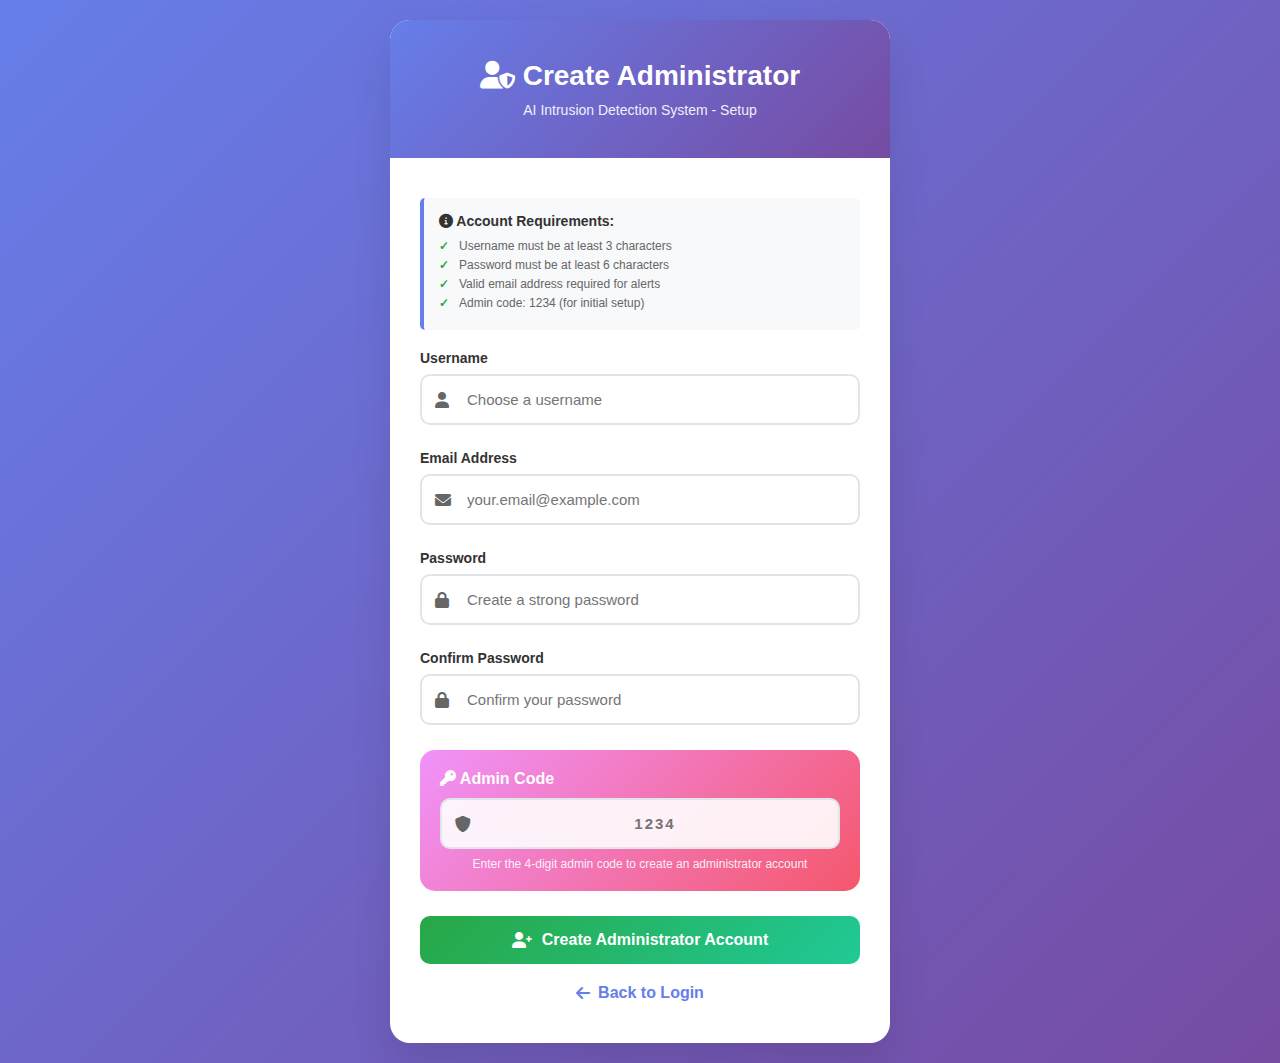
<file: templates/create-user.html>
<!DOCTYPE html>
<html lang="en">
<head>
    <meta charset="UTF-8">
    <meta name="viewport" content="width=device-width, initial-scale=1.0">
    <title>Create Administrator - AI-IDS</title>
    <link rel="stylesheet" href="https://cdnjs.cloudflare.com/ajax/libs/font-awesome/6.0.0/css/all.min.css">
    <style>
        * {
            margin: 0;
            padding: 0;
            box-sizing: border-box;
        }

        body {
            font-family: 'Segoe UI', Tahoma, Geneva, Verdana, sans-serif;
            background: linear-gradient(135deg, #667eea 0%, #764ba2 100%);
            min-height: 100vh;
            display: flex;
            align-items: center;
            justify-content: center;
        }

        .container {
            background: white;
            border-radius: 20px;
            box-shadow: 0 20px 40px rgba(0, 0, 0, 0.1);
            overflow: hidden;
            width: 100%;
            max-width: 500px;
            margin: 20px;
        }

        .header {
            background: linear-gradient(135deg, #667eea 0%, #764ba2 100%);
            color: white;
            padding: 40px 30px;
            text-align: center;
        }

        .header h1 {
            font-size: 28px;
            margin-bottom: 10px;
            font-weight: 700;
        }

        .header p {
            opacity: 0.9;
            font-size: 14px;
        }

        .create-user-body {
            padding: 40px 30px;
        }

        .form-group {
            margin-bottom: 25px;
        }

        .form-group label {
            display: block;
            margin-bottom: 8px;
            font-weight: 600;
            color: #333;
            font-size: 14px;
        }

        .input-icon {
            position: relative;
        }

        .input-icon i {
            position: absolute;
            left: 15px;
            top: 50%;
            transform: translateY(-50%);
            color: #666;
        }

        .input-icon input {
            padding-left: 45px;
            width: 100%;
            padding: 15px 15px 15px 45px;
            border: 2px solid #e1e5e9;
            border-radius: 10px;
            font-size: 15px;
            transition: all 0.3s ease;
        }

        .input-icon input:focus {
            outline: none;
            border-color: #667eea;
            box-shadow: 0 0 0 3px rgba(102, 126, 234, 0.1);
        }

        .admin-code-group {
            background: linear-gradient(135deg, #f093fb 0%, #f5576c 100%);
            border-radius: 15px;
            padding: 20px;
            margin-bottom: 25px;
        }

        .admin-code-group label {
            color: white;
            font-weight: 700;
            margin-bottom: 10px;
            display: block;
        }

        .admin-code-input {
            background: rgba(255, 255, 255, 0.9);
            border: 2px solid rgba(255, 255, 255, 0.3);
            color: #333;
            font-size: 18px;
            font-weight: 700;
            text-align: center;
            letter-spacing: 2px;
        }

        .admin-code-hint {
            color: rgba(255, 255, 255, 0.9);
            font-size: 12px;
            margin-top: 8px;
            text-align: center;
        }

        .create-btn {
            width: 100%;
            padding: 15px;
            background: linear-gradient(135deg, #28a745, #20c997);
            color: white;
            border: none;
            border-radius: 10px;
            font-size: 16px;
            font-weight: 600;
            cursor: pointer;
            transition: all 0.3s ease;
            display: flex;
            align-items: center;
            justify-content: center;
            gap: 10px;
        }

        .create-btn:hover {
            transform: translateY(-2px);
            box-shadow: 0 10px 25px rgba(40, 167, 69, 0.3);
        }

        .create-btn:disabled {
            opacity: 0.6;
            cursor: not-allowed;
            transform: none;
        }

        .error-message {
            background: linear-gradient(135deg, #ff6b6b, #ee5a6f);
            color: white;
            padding: 15px;
            border-radius: 10px;
            margin-bottom: 20px;
            display: none;
            align-items: center;
            gap: 10px;
        }

        .success-message {
            background: linear-gradient(135deg, #51cf66, #37b24d);
            color: white;
            padding: 15px;
            border-radius: 10px;
            margin-bottom: 20px;
            display: none;
            align-items: center;
            gap: 10px;
        }

        .back-to-login {
            text-align: center;
            margin-top: 20px;
        }

        .back-to-login a {
            color: #667eea;
            text-decoration: none;
            font-weight: 600;
            display: inline-flex;
            align-items: center;
            gap: 8px;
            transition: color 0.3s ease;
        }

        .back-to-login a:hover {
            color: #5a67d8;
        }

        .requirements {
            background: #f8f9fa;
            border-left: 4px solid #667eea;
            padding: 15px;
            margin-bottom: 20px;
            border-radius: 5px;
        }

        .requirements h4 {
            color: #333;
            margin-bottom: 10px;
            font-size: 14px;
        }

        .requirements ul {
            list-style: none;
            font-size: 12px;
            color: #666;
        }

        .requirements li {
            margin-bottom: 5px;
            padding-left: 20px;
            position: relative;
        }

        .requirements li:before {
            content: "✓";
            position: absolute;
            left: 0;
            color: #28a745;
            font-weight: bold;
        }

        @media (max-width: 480px) {
            .container {
                margin: 10px;
            }
            
            .header {
                padding: 30px 20px;
            }
            
            .create-user-body {
                padding: 30px 20px;
            }
        }
    </style>
</head>
<body>
    <div class="container">
        <div class="header">
            <h1><i class="fas fa-user-shield"></i> Create Administrator</h1>
            <p>AI Intrusion Detection System - Setup</p>
        </div>

        <div class="create-user-body">
            <div class="error-message" id="errorMessage">
                <i class="fas fa-exclamation-triangle"></i>
                <span id="errorText">Error occurred</span>
            </div>

            <div class="success-message" id="successMessage">
                <i class="fas fa-check-circle"></i>
                <span id="successText">Account created successfully!</span>
            </div>

            <div class="requirements">
                <h4><i class="fas fa-info-circle"></i> Account Requirements:</h4>
                <ul>
                    <li>Username must be at least 3 characters</li>
                    <li>Password must be at least 6 characters</li>
                    <li>Valid email address required for alerts</li>
                    <li>Admin code: 1234 (for initial setup)</li>
                </ul>
            </div>

            <form id="createUserForm">
                <div class="form-group">
                    <label for="username">Username</label>
                    <div class="input-icon">
                        <i class="fas fa-user"></i>
                        <input type="text" id="username" name="username" placeholder="Choose a username" required>
                    </div>
                </div>

                <div class="form-group">
                    <label for="email">Email Address</label>
                    <div class="input-icon">
                        <i class="fas fa-envelope"></i>
                        <input type="email" id="email" name="email" placeholder="your.email@example.com" required>
                    </div>
                </div>

                <div class="form-group">
                    <label for="password">Password</label>
                    <div class="input-icon">
                        <i class="fas fa-lock"></i>
                        <input type="password" id="password" name="password" placeholder="Create a strong password" required>
                    </div>
                </div>

                <div class="form-group">
                    <label for="confirmPassword">Confirm Password</label>
                    <div class="input-icon">
                        <i class="fas fa-lock"></i>
                        <input type="password" id="confirmPassword" name="confirmPassword" placeholder="Confirm your password" required>
                    </div>
                </div>

                <div class="admin-code-group">
                    <label for="adminCode"><i class="fas fa-key"></i> Admin Code</label>
                    <div class="input-icon">
                        <i class="fas fa-shield-alt"></i>
                        <input type="text" id="adminCode" name="adminCode" class="admin-code-input" placeholder="1234" maxlength="4" required>
                    </div>
                    <p class="admin-code-hint">Enter the 4-digit admin code to create an administrator account</p>
                </div>

                <button type="submit" class="create-btn" id="createBtn">
                    <i class="fas fa-user-plus"></i>
                    Create Administrator Account
                </button>
            </form>

            <div class="back-to-login">
                <a href="/login">
                    <i class="fas fa-arrow-left"></i>
                    Back to Login
                </a>
            </div>
        </div>
    </div>

    <script>
        document.getElementById('createUserForm').addEventListener('submit', async function(e) {
            e.preventDefault();
            
            const errorMessage = document.getElementById('errorMessage');
            const successMessage = document.getElementById('successMessage');
            const errorText = document.getElementById('errorText');
            const successText = document.getElementById('successText');
            const createBtn = document.getElementById('createBtn');
            
            // Hide previous messages
            errorMessage.style.display = 'none';
            successMessage.style.display = 'none';
            
            // Get form values
            const username = document.getElementById('username').value.trim();
            const email = document.getElementById('email').value.trim();
            const password = document.getElementById('password').value;
            const confirmPassword = document.getElementById('confirmPassword').value;
            const adminCode = document.getElementById('adminCode').value.trim();
            
            // Client-side validation
            if (username.length < 3) {
                errorText.textContent = 'Username must be at least 3 characters long';
                errorMessage.style.display = 'flex';
                return;
            }
            
            if (password.length < 6) {
                errorText.textContent = 'Password must be at least 6 characters long';
                errorMessage.style.display = 'flex';
                return;
            }
            
            if (password !== confirmPassword) {
                errorText.textContent = 'Passwords do not match';
                errorMessage.style.display = 'flex';
                return;
            }
            
            if (!email || !email.includes('@')) {
                errorText.textContent = 'Please enter a valid email address';
                errorMessage.style.display = 'flex';
                return;
            }
            
            if (!adminCode || adminCode.length !== 4) {
                errorText.textContent = 'Please enter a valid 4-digit admin code';
                errorMessage.style.display = 'flex';
                return;
            }
            
            // Show loading state
            createBtn.disabled = true;
            createBtn.innerHTML = '<i class="fas fa-spinner fa-spin"></i> Creating Account...';
            
            try {
                const response = await fetch('/api/create-user', {
                    method: 'POST',
                    headers: {
                        'Content-Type': 'application/json',
                    },
                    body: JSON.stringify({
                        username: username,
                        email: email,
                        password: password,
                        admin_code: adminCode
                    })
                });
                
                const data = await response.json();
                
                if (data.success) {
                    successText.textContent = 'Administrator account created successfully! Redirecting to login...';
                    successMessage.style.display = 'flex';
                    
                    // Clear form
                    document.getElementById('createUserForm').reset();
                    
                    // Redirect to login after delay
                    setTimeout(() => {
                        window.location.href = '/login';
                    }, 3000);
                } else {
                    errorText.textContent = data.message || 'Failed to create account';
                    errorMessage.style.display = 'flex';
                }
            } catch (error) {
                console.error('Create user error:', error);
                errorText.textContent = 'Network error. Please try again.';
                errorMessage.style.display = 'flex';
            } finally {
                // Reset button state
                createBtn.disabled = false;
                createBtn.innerHTML = '<i class="fas fa-user-plus"></i> Create Administrator Account';
            }
        });

        // Add input formatting for admin code
        document.getElementById('adminCode').addEventListener('input', function(e) {
            // Only allow numbers
            e.target.value = e.target.value.replace(/[^0-9]/g, '');
        });
    </script>
</body>
</html>
</file>
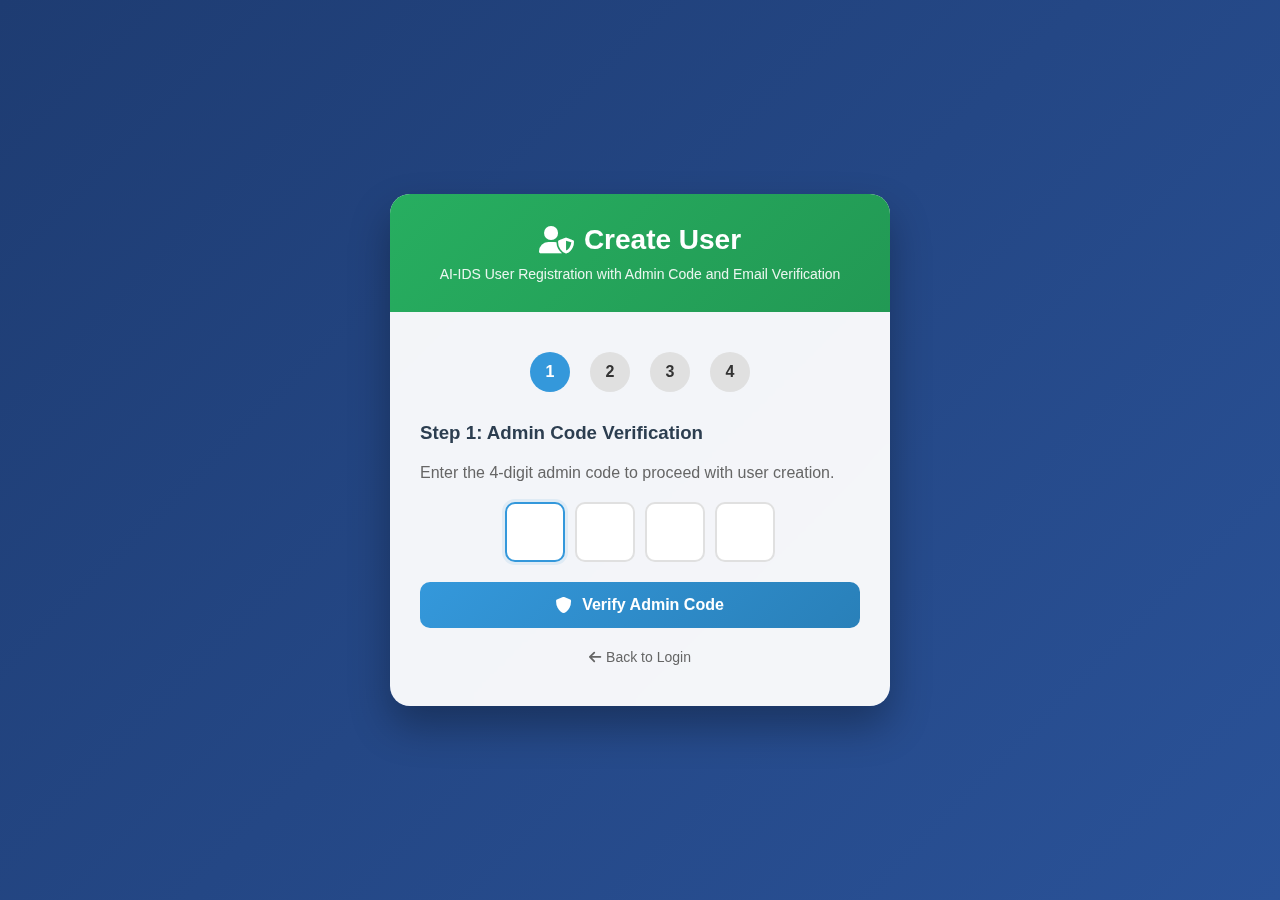
<file: templates/create_user.html>
<!DOCTYPE html>
<html lang="en">
<head>
    <meta charset="UTF-8">
    <meta name="viewport" content="width=device-width, initial-scale=1.0">
    <title>Create User - AI-IDS</title>
    <link href="https://cdnjs.cloudflare.com/ajax/libs/font-awesome/6.0.0/css/all.min.css" rel="stylesheet">
    <style>
        * {
            margin: 0;
            padding: 0;
            box-sizing: border-box;
        }

        body {
            font-family: 'Segoe UI', Tahoma, Geneva, Verdana, sans-serif;
            background: linear-gradient(135deg, #1e3c72 0%, #2a5298 100%);
            color: #333;
            min-height: 100vh;
            display: flex;
            align-items: center;
            justify-content: center;
        }

        .create-user-container {
            background: rgba(255, 255, 255, 0.95);
            border-radius: 20px;
            box-shadow: 0 20px 40px rgba(0, 0, 0, 0.3);
            overflow: hidden;
            width: 100%;
            max-width: 500px;
            backdrop-filter: blur(10px);
        }

        .create-user-header {
            background: linear-gradient(135deg, #27ae60 0%, #229954 100%);
            color: white;
            padding: 30px;
            text-align: center;
        }

        .create-user-header h1 {
            font-size: 28px;
            margin-bottom: 10px;
            display: flex;
            align-items: center;
            justify-content: center;
            gap: 10px;
        }

        .create-user-header p {
            opacity: 0.9;
            font-size: 14px;
        }

        .create-user-body {
            padding: 40px 30px;
        }

        .step-indicator {
            display: flex;
            justify-content: center;
            margin-bottom: 30px;
        }

        .step {
            width: 40px;
            height: 40px;
            border-radius: 50%;
            background: #e0e0e0;
            display: flex;
            align-items: center;
            justify-content: center;
            font-weight: bold;
            margin: 0 10px;
            transition: all 0.3s ease;
        }

        .step.active {
            background: #3498db;
            color: white;
        }

        .step.completed {
            background: #27ae60;
            color: white;
        }

        .form-section {
            display: none;
        }

        .form-section.active {
            display: block;
        }

        .form-group {
            margin-bottom: 25px;
        }

        .form-group label {
            display: block;
            margin-bottom: 8px;
            font-weight: 600;
            color: #2c3e50;
            font-size: 14px;
        }

        .form-group input,
        .form-group select {
            width: 100%;
            padding: 12px 15px;
            border: 2px solid #e0e0e0;
            border-radius: 10px;
            font-size: 16px;
            transition: all 0.3s ease;
            background: white;
        }

        .form-group input:focus,
        .form-group select:focus {
            outline: none;
            border-color: #3498db;
            box-shadow: 0 0 0 3px rgba(52, 152, 219, 0.1);
        }

        .form-group input::placeholder {
            color: #999;
        }

        .admin-code-input {
            display: flex;
            gap: 10px;
            justify-content: center;
            margin-bottom: 20px;
        }

        .code-digit {
            width: 60px;
            height: 60px;
            font-size: 24px;
            text-align: center;
            border: 2px solid #e0e0e0;
            border-radius: 10px;
            font-weight: bold;
            transition: all 0.3s ease;
        }

        .code-digit:focus {
            outline: none;
            border-color: #3498db;
            box-shadow: 0 0 0 3px rgba(52, 152, 219, 0.1);
        }

        .code-digit.filled {
            border-color: #27ae60;
            background: #f0f9f4;
        }

        .otp-input {
            letter-spacing: 5px;
            font-size: 1.2rem;
            text-align: center;
            font-weight: bold;
        }

        .password-strength {
            margin-top: 8px;
            height: 4px;
            border-radius: 2px;
            background: #e0e0e0;
            overflow: hidden;
        }

        .password-strength-bar {
            height: 100%;
            transition: all 0.3s ease;
            border-radius: 2px;
        }

        .strength-weak { background: #e74c3c; width: 33%; }
        .strength-medium { background: #f39c12; width: 66%; }
        .strength-strong { background: #27ae60; width: 100%; }

        .btn {
            padding: 14px 24px;
            border: none;
            border-radius: 10px;
            font-size: 16px;
            font-weight: 600;
            cursor: pointer;
            transition: all 0.3s ease;
            display: inline-flex;
            align-items: center;
            justify-content: center;
            gap: 10px;
            width: 100%;
        }

        .btn-primary {
            background: linear-gradient(135deg, #3498db, #2980b9);
            color: white;
        }

        .btn-primary:hover {
            transform: translateY(-2px);
            box-shadow: 0 10px 20px rgba(52, 152, 219, 0.3);
        }

        .btn-success {
            background: linear-gradient(135deg, #27ae60, #229954);
            color: white;
        }

        .btn-success:hover {
            transform: translateY(-2px);
            box-shadow: 0 10px 20px rgba(39, 174, 96, 0.3);
        }

        .btn-secondary {
            background: #95a5a6;
            color: white;
        }

        .btn-secondary:hover {
            background: #7f8c8d;
        }

        .btn-outline-secondary {
            background: transparent;
            color: #6c757d;
            border: 2px solid #6c757d;
        }

        .btn-outline-secondary:hover {
            background: #6c757d;
            color: white;
        }

        .btn:disabled {
            opacity: 0.6;
            cursor: not-allowed;
            transform: none;
        }

        .btn.loading {
            background: linear-gradient(135deg, #95a5a6 0%, #7f8c8d 100%);
            cursor: not-allowed;
        }

        .btn.loading i {
            animation: spin 1s linear infinite;
        }

        @keyframes spin {
            0% { transform: rotate(0deg); }
            100% { transform: rotate(360deg); }
        }

        .message {
            padding: 12px;
            border-radius: 8px;
            margin-bottom: 20px;
            font-size: 14px;
            display: none;
        }

        .error-message {
            background: #fee;
            color: #c33;
            border-left: 4px solid #c33;
        }

        .success-message {
            background: #efe;
            color: #3c3;
            border-left: 4px solid #3c3;
        }

        .info-message {
            background: #e3f2fd;
            color: #1976d2;
            border-left: 4px solid #1976d2;
        }

        .button-group {
            display: flex;
            gap: 15px;
            margin-top: 25px;
        }

        .button-group .btn {
            flex: 1;
        }

        .input-group {
            display: flex;
            gap: 10px;
        }

        .input-group .form-group {
            flex: 1;
            margin-bottom: 0;
        }

        .back-to-login {
            text-align: center;
            margin-top: 20px;
        }

        .back-to-login a {
            color: #666;
            text-decoration: none;
            font-size: 14px;
            display: inline-flex;
            align-items: center;
            gap: 5px;
            transition: color 0.3s ease;
        }

        .back-to-login a:hover {
            color: #3498db;
        }

        .requirements {
            background: #f8f9fa;
            padding: 15px;
            border-radius: 8px;
            margin-top: 10px;
            font-size: 12px;
            color: #666;
        }

        .requirements ul {
            margin-left: 20px;
            margin-top: 5px;
        }

        .requirements li {
            margin-bottom: 3px;
        }

        .otp-group {
            display: none;
        }

        .otp-group.show {
            display: block;
        }

        @media (max-width: 480px) {
            .create-user-container {
                margin: 20px;
                max-width: none;
            }

            .create-user-body {
                padding: 30px 20px;
            }

            .admin-code-input {
                gap: 5px;
            }

            .code-digit {
                width: 50px;
                height: 50px;
                font-size: 20px;
            }
        }
    </style>
</head>
<body>
    <div class="create-user-container">
        <div class="create-user-header">
            <h1>
                <i class="fas fa-user-shield"></i>
                Create User
            </h1>
            <p>AI-IDS User Registration with Admin Code and Email Verification</p>
        </div>

        <div class="create-user-body">
            <div class="step-indicator">
                <div class="step active" id="step1">1</div>
                <div class="step" id="step2">2</div>
                <div class="step" id="step3">3</div>
                <div class="step" id="step4">4</div>
            </div>

            <div class="message error-message" id="errorMessage"></div>
            <div class="message success-message" id="successMessage"></div>
            <div class="message info-message" id="infoMessage"></div>

            <!-- Step 1: Admin Code Verification -->
            <div class="form-section active" id="step1Section">
                <h3 style="margin-bottom: 20px; color: #2c3e50;">Step 1: Admin Code Verification</h3>
                <p style="margin-bottom: 20px; color: #666;">Enter the 4-digit admin code to proceed with user creation.</p>
                
                <div class="admin-code-input">
                    <input type="text" class="code-digit" maxlength="1" id="code1">
                    <input type="text" class="code-digit" maxlength="1" id="code2">
                    <input type="text" class="code-digit" maxlength="1" id="code3">
                    <input type="text" class="code-digit" maxlength="1" id="code4">
                </div>

                <button class="btn btn-primary" id="verifyCodeBtn">
                    <i class="fas fa-shield-alt"></i>
                    Verify Admin Code
                </button>
            </div>

            <!-- Step 2: User Information -->
            <div class="form-section" id="step2Section">
                <h3 style="margin-bottom: 20px; color: #2c3e50;">Step 2: User Information</h3>
                
                <div class="form-group">
                    <label for="username">Username *</label>
                    <input type="text" id="username" name="username" placeholder="Choose a username" required>
                    <small style="color: #666;">Minimum 3 characters, lowercase letters and numbers only</small>
                </div>

                <div class="form-group">
                    <label for="email">Email Address *</label>
                    <div class="input-group">
                        <input type="email" id="email" name="email" placeholder="user@example.com" required>
                        <button type="button" class="btn btn-outline-secondary" id="requestOtpBtn" style="width: auto; padding: 12px 20px;">
                            <i class="fas fa-envelope"></i>
                            Send OTP
                        </button>
                    </div>
                </div>

                <div class="form-group otp-group" id="otpGroup">
                    <label for="otp">Email Verification Code *</label>
                    <div class="input-group">
                        <input type="text" id="otp" name="otp" class="otp-input" placeholder="Enter 6-digit code" maxlength="6">
                        <button type="button" class="btn btn-outline-secondary" id="verifyOtpBtn" style="width: auto; padding: 12px 20px;">
                            <i class="fas fa-check"></i>
                            Verify OTP
                        </button>
                    </div>
                    <small style="color: #666;">Check your email for the verification code</small>
                </div>

                <div class="button-group">
                    <button class="btn btn-secondary" id="backToStep1">
                        <i class="fas fa-arrow-left"></i>
                        Back
                    </button>
                    <button class="btn btn-primary" id="proceedToStep3" disabled>
                        <i class="fas fa-arrow-right"></i>
                        Next
                    </button>
                </div>
            </div>

            <!-- Step 3: Password Setup -->
            <div class="form-section" id="step3Section">
                <h3 style="margin-bottom: 20px; color: #2c3e50;">Step 3: Set Password</h3>
                
                <div class="form-group">
                    <label for="password">Password *</label>
                    <input type="password" id="password" name="password" placeholder="Create a strong password" required>
                    <div class="password-strength">
                        <div class="password-strength-bar" id="passwordStrength"></div>
                    </div>
                    <div class="requirements">
                        <strong>Password Requirements:</strong>
                        <ul>
                            <li>At least 6 characters long</li>
                            <li>Contains uppercase and lowercase letters</li>
                            <li>Contains at least one number</li>
                            <li>Contains at least one special character</li>
                        </ul>
                    </div>
                </div>

                <div class="form-group">
                    <label for="confirmPassword">Confirm Password *</label>
                    <input type="password" id="confirmPassword" name="confirmPassword" placeholder="Re-enter your password" required>
                </div>

                <div class="button-group">
                    <button class="btn btn-secondary" id="backToStep2">
                        <i class="fas fa-arrow-left"></i>
                        Back
                    </button>
                    <button class="btn btn-success" id="createUserBtn" disabled>
                        <i class="fas fa-user-plus"></i>
                        Create User
                    </button>
                </div>
            </div>

            <!-- Step 4: Success -->
            <div class="form-section" id="step4Section">
                <div style="text-align: center; padding: 20px;">
                    <i class="fas fa-check-circle" style="font-size: 64px; color: #27ae60; margin-bottom: 20px;"></i>
                    <h3 style="color: #27ae60; margin-bottom: 15px;">User Created Successfully!</h3>
                    <p style="color: #666; margin-bottom: 30px;">The new user account has been created and can now access the system.</p>
                    <a href="/login" class="btn btn-primary" style="width: auto; padding: 14px 40px;">
                        <i class="fas fa-sign-in-alt"></i>
                        Go to Login
                    </a>
                </div>
            </div>

            <div class="back-to-login">
                <a href="/login">
                    <i class="fas fa-arrow-left"></i>
                    Back to Login
                </a>
            </div>
        </div>
    </div>

    <script>
        let currentStep = 1;
        let verifiedAdminCode = '';
        let otpRequested = false;
        let otpVerified = false;

        // Step navigation
        function showStep(step) {
            // Hide all sections
            document.querySelectorAll('.form-section').forEach(section => {
                section.classList.remove('active');
            });
            
            // Update step indicators
            document.querySelectorAll('.step').forEach((stepEl, index) => {
                stepEl.classList.remove('active', 'completed');
                if (index + 1 < step) {
                    stepEl.classList.add('completed');
                } else if (index + 1 === step) {
                    stepEl.classList.add('active');
                }
            });
            
            // Show current section
            document.getElementById(`step${step}Section`).classList.add('active');
            currentStep = step;
        }

        // Admin code input handling
        document.querySelectorAll('.code-digit').forEach((input, index) => {
            input.addEventListener('input', function(e) {
                if (e.target.value.length === 1) {
                    e.target.classList.add('filled');
                    if (index < 3) {
                        document.getElementById(`code${index + 2}`).focus();
                    }
                } else {
                    e.target.classList.remove('filled');
                }
            });

            input.addEventListener('keydown', function(e) {
                if (e.key === 'Backspace' && e.target.value === '' && index > 0) {
                    document.getElementById(`code${index}`).focus();
                }
            });
        });

        // Verify admin code
        document.getElementById('verifyCodeBtn').addEventListener('click', async function() {
            const code = Array.from(document.querySelectorAll('.code-digit'))
                .map(input => input.value)
                .join('');
            
            if (code.length !== 4) {
                showMessage('Please enter all 4 digits of the admin code.', 'error');
                return;
            }

            this.classList.add('loading');
            this.innerHTML = '<i class="fas fa-spinner"></i> Verifying...';
            this.disabled = true;

            try {
                const response = await fetch('/api/verify-admin-code', {
                    method: 'POST',
                    headers: {
                        'Content-Type': 'application/json',
                    },
                    body: JSON.stringify({ code: code })
                });

                const data = await response.json();

                if (data.success) {
                    verifiedAdminCode = code;
                    showMessage('Admin code verified successfully!', 'success');
                    setTimeout(() => showStep(2), 1000);
                } else {
                    showMessage(data.message || 'Invalid admin code', 'error');
                    if (data.locked) {
                        startCountdown(3, this); // 3 seconds lockout
                    } else {
                        // Clear the code inputs
                        document.querySelectorAll('.code-digit').forEach(input => {
                            input.value = '';
                            input.classList.remove('filled');
                        });
                        document.getElementById('code1').focus();
                    }
                }
            } catch (error) {
                console.error('Error verifying admin code:', error);
                showMessage('Network error. Please try again.', 'error');
            } finally {
                this.classList.remove('loading');
                this.innerHTML = '<i class="fas fa-shield-alt"></i> Verify Admin Code';
                this.disabled = false;
            }
        });

        // Request OTP
        document.getElementById('requestOtpBtn').addEventListener('click', async function() {
            const email = document.getElementById('email').value.trim();
            
            if (!email) {
                showMessage('Please enter your email address first.', 'error');
                return;
            }

            if (!/^[^\s@]+@[^\s@]+\.[^\s@]+$/.test(email)) {
                showMessage('Please enter a valid email address.', 'error');
                return;
            }

            this.classList.add('loading');
            this.innerHTML = '<i class="fas fa-spinner"></i> Sending...';
            this.disabled = true;

            try {
                const response = await fetch('/api/request-otp', {
                    method: 'POST',
                    headers: {
                        'Content-Type': 'application/json',
                    },
                    body: JSON.stringify({ email: email })
                });

                const data = await response.json();

                if (data.success) {
                    showMessage('OTP sent to your email! (Check console for testing)', 'success');
                    document.getElementById('otpGroup').classList.add('show');
                    otpRequested = true;
                    startOtpCountdown(300); // 5 minutes
                    document.getElementById('otp').focus();
                } else {
                    showMessage(data.message || 'Failed to send OTP', 'error');
                }
            } catch (error) {
                console.error('Error requesting OTP:', error);
                showMessage('Network error. Please try again.', 'error');
            } finally {
                this.classList.remove('loading');
                this.innerHTML = '<i class="fas fa-envelope"></i> Send OTP';
                this.disabled = false;
            }
        });

        // Verify OTP button
        document.getElementById('verifyOtpBtn').addEventListener('click', async function() {
            const otp = document.getElementById('otp').value.trim();
            
            if (otp.length !== 6) {
                showMessage('Please enter the 6-digit OTP code.', 'error');
                return;
            }

            this.classList.add('loading');
            this.innerHTML = '<i class="fas fa-spinner"></i> Verifying...';
            this.disabled = true;

            await verifyOTPWithServer(otp);

            this.classList.remove('loading');
            this.innerHTML = '<i class="fas fa-check"></i> Verify OTP';
            this.disabled = false;
        });

        // OTP input validation (removed auto-verification)
        document.getElementById('otp').addEventListener('input', function() {
            const otp = this.value.trim();
            if (otp.length === 6) {
                // Enable verify button but don't auto-verify
                document.getElementById('verifyOtpBtn').disabled = false;
            } else {
                otpVerified = false;
                document.getElementById('verifyOtpBtn').disabled = true;
                checkStep2Validity();
            }
        });

        // Check Step 2 validity
        function checkStep2Validity() {
            const username = document.getElementById('username').value.trim();
            const email = document.getElementById('email').value.trim();
            const otp = document.getElementById('otp').value.trim();
            
            if (username && email && otp.length === 6 && otpRequested && otpVerified) {
                document.getElementById('proceedToStep3').disabled = false;
            } else {
                document.getElementById('proceedToStep3').disabled = true;
            }
        }

        // Verify OTP with server
        async function verifyOTPWithServer(otp) {
            const email = document.getElementById('email').value.trim();
            
            try {
                const response = await fetch('/api/verify-otp', {
                    method: 'POST',
                    headers: {
                        'Content-Type': 'application/json',
                    },
                    body: JSON.stringify({ email: email, otp: otp })
                });

                const data = await response.json();

                if (data.success) {
                    otpVerified = true;
                    showMessage('OTP verified successfully!', 'success');
                    checkStep2Validity();
                } else {
                    otpVerified = false;
                    showMessage(data.message || 'Invalid OTP', 'error');
                    checkStep2Validity();
                }
            } catch (error) {
                console.error('Error verifying OTP:', error);
                otpVerified = false;
                showMessage('Network error. Please try again.', 'error');
                checkStep2Validity();
            }
        }

        // Email input change
        document.getElementById('email').addEventListener('input', function() {
            // Reset OTP verification if email changes
            if (otpRequested) {
                otpRequested = false;
                otpVerified = false;
                document.getElementById('otpGroup').classList.remove('show');
                document.getElementById('otp').value = '';
                document.getElementById('proceedToStep3').disabled = true;
            }
        });

        // Step 2 validation
        document.getElementById('proceedToStep3').addEventListener('click', function() {
            const username = document.getElementById('username').value.trim();
            const email = document.getElementById('email').value.trim();

            if (!username || !email) {
                showMessage('Please fill in all required fields.', 'error');
                return;
            }

            if (username.length < 3) {
                showMessage('Username must be at least 3 characters long.', 'error');
                return;
            }

            if (!/^[a-z0-9]+$/.test(username)) {
                showMessage('Username can only contain lowercase letters and numbers.', 'error');
                return;
            }

            if (!/^[^\s@]+@[^\s@]+\.[^\s@]+$/.test(email)) {
                showMessage('Please enter a valid email address.', 'error');
                return;
            }

            if (!otpVerified) {
                showMessage('Please verify your email with the OTP.', 'error');
                return;
            }

            showStep(3);
        });

        // Password strength checker
        document.getElementById('password').addEventListener('input', function() {
            const password = this.value;
            const strengthBar = document.getElementById('passwordStrength');
            
            let strength = 0;
            if (password.length >= 6) strength++;
            if (password.length >= 10) strength++;
            if (/[a-z]/.test(password) && /[A-Z]/.test(password)) strength++;
            if (/\d/.test(password)) strength++;
            if (/[^a-zA-Z\d]/.test(password)) strength++;

            strengthBar.className = 'password-strength-bar';
            if (strength <= 2) {
                strengthBar.classList.add('strength-weak');
            } else if (strength <= 3) {
                strengthBar.classList.add('strength-medium');
            } else {
                strengthBar.classList.add('strength-strong');
            }
        });

        // Password confirmation check
        document.getElementById('password').addEventListener('input', function() {
            checkStep3Validity();
        });

        document.getElementById('confirmPassword').addEventListener('input', function() {
            checkStep3Validity();
        });

        function checkStep3Validity() {
            const password = document.getElementById('password').value;
            const confirmPassword = document.getElementById('confirmPassword').value;
            
            if (password && confirmPassword && password === confirmPassword && password.length >= 6) {
                document.getElementById('createUserBtn').disabled = false;
            } else {
                document.getElementById('createUserBtn').disabled = true;
            }
        }

        // Create user
        document.getElementById('createUserBtn').addEventListener('click', async function() {
            const username = document.getElementById('username').value.trim();
            const email = document.getElementById('email').value.trim();
            const password = document.getElementById('password').value;
            const confirmPassword = document.getElementById('confirmPassword').value;
            const otp = document.getElementById('otp').value.trim();

            if (password !== confirmPassword) {
                showMessage('Passwords do not match.', 'error');
                return;
            }

            if (password.length < 6) {
                showMessage('Password must be at least 6 characters long.', 'error');
                return;
            }

            this.classList.add('loading');
            this.innerHTML = '<i class="fas fa-spinner"></i> Creating User...';
            this.disabled = true;

            try {
                const response = await fetch('/api/create-user', {
                    method: 'POST',
                    headers: {
                        'Content-Type': 'application/json',
                    },
                    body: JSON.stringify({
                        username: username,
                        email: email,
                        password: password,
                        otp: otp
                    })
                });

                const data = await response.json();

                if (data.success) {
                    showStep(4);
                } else {
                    showMessage(data.message || 'Failed to create user', 'error');
                }
            } catch (error) {
                console.error('Error creating user:', error);
                showMessage('Network error. Please try again.', 'error');
            } finally {
                this.classList.remove('loading');
                this.innerHTML = '<i class="fas fa-user-plus"></i> Create User';
                this.disabled = false;
            }
        });

        // Back buttons
        document.getElementById('backToStep1').addEventListener('click', function() {
            showStep(1);
        });

        document.getElementById('backToStep2').addEventListener('click', function() {
            showStep(2);
        });

        // Helper functions
        function showMessage(message, type) {
            const messageEl = document.getElementById(`${type}Message`);
            messageEl.textContent = message;
            messageEl.style.display = 'block';
            
            // Hide other messages
            document.querySelectorAll('.message').forEach(el => {
                if (el !== messageEl) {
                    el.style.display = 'none';
                }
            });

            // Auto-hide after 5 seconds
            setTimeout(() => {
                messageEl.style.display = 'none';
            }, 5000);
        }

        function startCountdown(seconds, button) {
            let remaining = seconds;
            button.innerHTML = `Please wait ${remaining}s`;
            button.disabled = true;
            
            const countdown = setInterval(() => {
                remaining--;
                button.textContent = `Please wait ${remaining}s`;
                
                if (remaining <= 0) {
                    clearInterval(countdown);
                    button.disabled = false;
                    button.innerHTML = '<i class="fas fa-shield-alt"></i> Verify Admin Code';
                }
            }, 1000);
        }

        function startOtpCountdown(seconds) {
            let remaining = seconds;
            const otpBtn = document.getElementById('requestOtpBtn');
            otpBtn.disabled = true;
            
            const countdown = setInterval(() => {
                const minutes = Math.floor(remaining / 60);
                const secs = remaining % 60;
                otpBtn.innerHTML = `Resend OTP (${minutes}:${secs < 10 ? '0' : ''}${secs})`;
                
                remaining--;
                
                if (remaining < 0) {
                    clearInterval(countdown);
                    otpBtn.disabled = false;
                    otpBtn.innerHTML = '<i class="fas fa-envelope"></i> Send OTP';
                }
            }, 1000);
        }

        // Initialize
        document.getElementById('code1').focus();
        document.getElementById('verifyOtpBtn').disabled = true;
    </script>
</body>
</html>
</file>
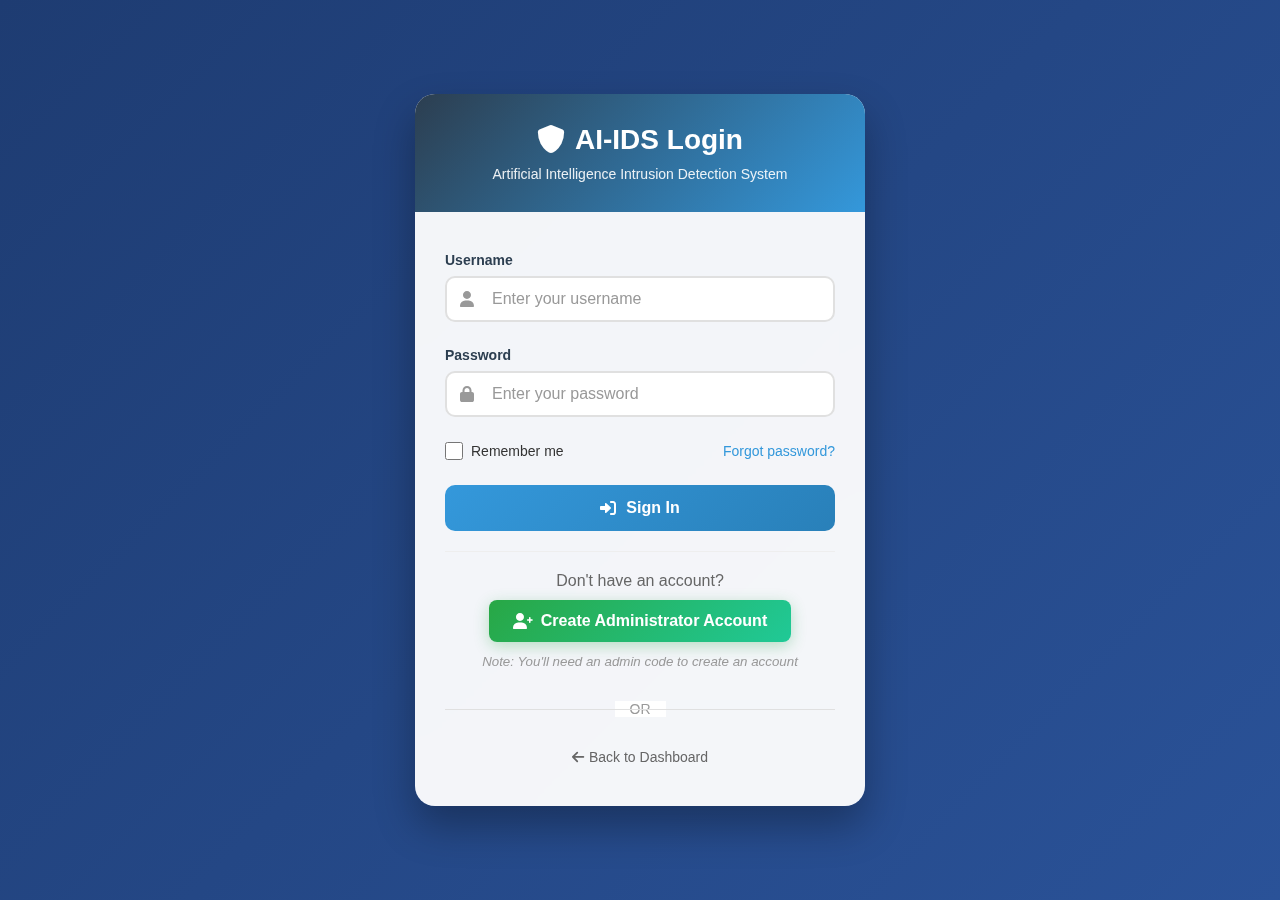
<file: templates/login.html>
<!DOCTYPE html>
<html lang="en">
<head>
    <meta charset="UTF-8">
    <meta name="viewport" content="width=device-width, initial-scale=1.0">
    <title>Login - AI-IDS</title>
    <link href="https://cdnjs.cloudflare.com/ajax/libs/font-awesome/6.0.0/css/all.min.css" rel="stylesheet">
    <style>
        * {
            margin: 0;
            padding: 0;
            box-sizing: border-box;
        }

        body {
            font-family: 'Segoe UI', Tahoma, Geneva, Verdana, sans-serif;
            background: linear-gradient(135deg, #1e3c72 0%, #2a5298 100%);
            color: #333;
            min-height: 100vh;
            display: flex;
            align-items: center;
            justify-content: center;
        }

        .login-container {
            background: rgba(255, 255, 255, 0.95);
            border-radius: 20px;
            box-shadow: 0 20px 40px rgba(0, 0, 0, 0.3);
            overflow: hidden;
            width: 100%;
            max-width: 450px;
            backdrop-filter: blur(10px);
        }

        .login-header {
            background: linear-gradient(135deg, #2c3e50 0%, #3498db 100%);
            color: white;
            padding: 30px;
            text-align: center;
        }

        .login-header h1 {
            font-size: 28px;
            margin-bottom: 10px;
            display: flex;
            align-items: center;
            justify-content: center;
            gap: 10px;
        }

        .login-header p {
            opacity: 0.9;
            font-size: 14px;
        }

        .login-body {
            padding: 40px 30px;
        }

        .form-group {
            margin-bottom: 25px;
        }

        .form-group label {
            display: block;
            margin-bottom: 8px;
            font-weight: 600;
            color: #2c3e50;
            font-size: 14px;
        }

        .form-group input {
            width: 100%;
            padding: 12px 15px;
            border: 2px solid #e0e0e0;
            border-radius: 10px;
            font-size: 16px;
            transition: all 0.3s ease;
            background: white;
        }

        .form-group input:focus {
            outline: none;
            border-color: #3498db;
            box-shadow: 0 0 0 3px rgba(52, 152, 219, 0.1);
        }

        .form-group input::placeholder {
            color: #999;
        }

        .input-icon {
            position: relative;
        }

        .input-icon i {
            position: absolute;
            left: 15px;
            top: 50%;
            transform: translateY(-50%);
            color: #999;
        }

        .input-icon input {
            padding-left: 45px;
        }

        .remember-forgot {
            display: flex;
            justify-content: space-between;
            align-items: center;
            margin-bottom: 25px;
            font-size: 14px;
        }

        .remember-me {
            display: flex;
            align-items: center;
            gap: 8px;
        }

        .remember-me input[type="checkbox"] {
            width: 18px;
            height: 18px;
            cursor: pointer;
        }

        .forgot-password {
            color: #3498db;
            text-decoration: none;
            transition: color 0.3s ease;
        }

        .forgot-password:hover {
            color: #2980b9;
            text-decoration: underline;
        }

        .create-user-section {
            margin-top: 20px;
            text-align: center;
            padding-top: 20px;
            border-top: 1px solid #eee;
        }

        .create-user-section p {
            margin-bottom: 10px;
            color: #666;
        }

        .create-user-btn {
            display: inline-flex;
            align-items: center;
            gap: 8px;
            padding: 12px 24px;
            background: linear-gradient(135deg, #28a745, #20c997);
            color: white;
            text-decoration: none;
            border-radius: 8px;
            font-weight: 600;
            transition: all 0.3s ease;
            box-shadow: 0 4px 15px rgba(40, 167, 69, 0.3);
        }

        .create-user-btn:hover {
            transform: translateY(-2px);
            box-shadow: 0 6px 20px rgba(40, 167, 69, 0.4);
        }

        .admin-code-hint {
            margin-top: 10px;
        }

        .admin-code-hint small {
            color: #999;
            font-style: italic;
        }

        .login-btn {
            width: 100%;
            padding: 14px;
            background: linear-gradient(135deg, #3498db 0%, #2980b9 100%);
            color: white;
            border: none;
            border-radius: 10px;
            font-size: 16px;
            font-weight: 600;
            cursor: pointer;
            transition: all 0.3s ease;
            display: flex;
            align-items: center;
            justify-content: center;
            gap: 10px;
        }

        .login-btn:hover {
            transform: translateY(-2px);
            box-shadow: 0 10px 20px rgba(52, 152, 219, 0.3);
        }

        .login-btn:active {
            transform: translateY(0);
        }

        .login-btn.loading {
            background: linear-gradient(135deg, #95a5a6 0%, #7f8c8d 100%);
            cursor: not-allowed;
        }

        .login-btn.loading i {
            animation: spin 1s linear infinite;
        }

        @keyframes spin {
            0% { transform: rotate(0deg); }
            100% { transform: rotate(360deg); }
        }

        .error-message {
            background: #fee;
            color: #c33;
            padding: 12px;
            border-radius: 8px;
            margin-bottom: 20px;
            border-left: 4px solid #c33;
            font-size: 14px;
            display: none;
        }

        .success-message {
            background: #efe;
            color: #3c3;
            padding: 12px;
            border-radius: 8px;
            margin-bottom: 20px;
            border-left: 4px solid #3c3;
            font-size: 14px;
            display: none;
        }

        .divider {
            text-align: center;
            margin: 30px 0;
            position: relative;
        }

        .divider::before {
            content: '';
            position: absolute;
            top: 50%;
            left: 0;
            right: 0;
            height: 1px;
            background: #e0e0e0;
        }

        .divider span {
            background: rgba(255, 255, 255, 0.95);
            padding: 0 15px;
            color: #999;
            font-size: 14px;
        }

        .register-link {
            text-align: center;
            margin-top: 25px;
            font-size: 14px;
            color: #666;
        }

        .register-link a {
            color: #3498db;
            text-decoration: none;
            font-weight: 600;
        }

        .register-link a:hover {
            text-decoration: underline;
        }

        .back-to-dashboard {
            text-align: center;
            margin-top: 20px;
        }

        .back-to-dashboard a {
            color: #666;
            text-decoration: none;
            font-size: 14px;
            display: inline-flex;
            align-items: center;
            gap: 5px;
            transition: color 0.3s ease;
        }

        .back-to-dashboard a:hover {
            color: #3498db;
        }

        @media (max-width: 480px) {
            .login-container {
                margin: 20px;
                max-width: none;
            }

            .login-body {
                padding: 30px 20px;
            }
        }
    </style>
</head>
<body>
    <div class="login-container">
        <div class="login-header">
            <h1>
                <i class="fas fa-shield-alt"></i>
                AI-IDS Login
            </h1>
            <p>Artificial Intelligence Intrusion Detection System</p>
        </div>

        <div class="login-body">
            <div class="error-message" id="errorMessage">
                Invalid credentials. Please try again.
            </div>

            <div class="success-message" id="successMessage">
                Login successful! Redirecting...
            </div>

            <form id="loginForm">
                <div class="form-group">
                    <label for="username">Username</label>
                    <div class="input-icon">
                        <i class="fas fa-user"></i>
                        <input type="text" id="username" name="username" placeholder="Enter your username" required>
                    </div>
                </div>

                <div class="form-group">
                    <label for="password">Password</label>
                    <div class="input-icon">
                        <i class="fas fa-lock"></i>
                        <input type="password" id="password" name="password" placeholder="Enter your password" required>
                    </div>
                </div>

                <div class="remember-forgot">
                    <div class="remember-me">
                        <input type="checkbox" id="remember" name="remember">
                        <label for="remember">Remember me</label>
                    </div>
                    <a href="#" class="forgot-password">Forgot password?</a>
                </div>

                <button type="submit" class="login-btn" id="loginBtn">
                    <i class="fas fa-sign-in-alt"></i>
                    Sign In
                </button>
            </form>

            <div class="create-user-section">
                <p>Don't have an account?</p>
                <a href="/create-user" class="create-user-btn">
                    <i class="fas fa-user-plus"></i>
                    Create Administrator Account
                </a>
                <p class="admin-code-hint">
                    <small>Note: You'll need an admin code to create an account</small>
                </p>
            </div>

            <div class="divider">
                <span>OR</span>
            </div>

            <div class="back-to-dashboard">
                <a href="/dashboard">
                    <i class="fas fa-arrow-left"></i>
                    Back to Dashboard
                </a>
            </div>
        </div>
    </div>

    <script>
        document.getElementById('loginForm').addEventListener('submit', async function(e) {
            e.preventDefault();
            
            const username = document.getElementById('username').value;
            const password = document.getElementById('password').value;
            const remember = document.getElementById('remember').checked;
            const loginBtn = document.getElementById('loginBtn');
            const errorMessage = document.getElementById('errorMessage');
            const successMessage = document.getElementById('successMessage');
            
            // Hide previous messages
            errorMessage.style.display = 'none';
            successMessage.style.display = 'none';
            
            // Show loading state
            loginBtn.classList.add('loading');
            loginBtn.innerHTML = '<i class="fas fa-spinner"></i> Signing in...';
            loginBtn.disabled = true;
            
            try {
                const response = await fetch('/login', {
                    method: 'POST',
                    headers: {
                        'Content-Type': 'application/json',
                    },
                    body: JSON.stringify({
                        username: username,
                        password: password
                    })
                });
                
                const data = await response.json();
                
                if (response.ok && data.success) {
                    // Show success message
                    successMessage.style.display = 'block';
                    
                    // Store session
                    if (remember) {
                        localStorage.setItem('remembered_user', username);
                    }
                    
                    // Store login session
                    sessionStorage.setItem('isLoggedIn', 'true');
                    sessionStorage.setItem('username', data.user.username);
                    sessionStorage.setItem('email', data.user.email);
                    sessionStorage.setItem('role', data.user.role);
                    
                    if (remember) {
                        localStorage.setItem('isLoggedIn', 'true');
                        localStorage.setItem('username', data.user.username);
                        localStorage.setItem('email', data.user.email);
                        localStorage.setItem('role', data.user.role);
                    }
                    
                    // Show camera initialization status
                    if (data.camera_initialized) {
                        successMessage.textContent = 'Login successful! Camera initialized. Redirecting...';
                    } else {
                        successMessage.textContent = 'Login successful! Redirecting to dashboard...';
                    }
                    
                    // Redirect to dashboard after delay
                    setTimeout(() => {
                        window.location.href = '/dashboard';
                    }, 2000);
                } else {
                    // Show error message
                    errorMessage.textContent = data.message || 'Login failed. Please try again.';
                    errorMessage.style.display = 'block';
                    
                    // Log the attempt for security monitoring
                    console.log('Login attempt failed for:', username);
                }
            } catch (error) {
                console.error('Login error:', error);
                errorMessage.textContent = 'Network error. Please try again.';
                errorMessage.style.display = 'block';
            } finally {
                // Reset button state
                loginBtn.classList.remove('loading');
                loginBtn.innerHTML = '<i class="fas fa-sign-in-alt"></i> Sign In';
                loginBtn.disabled = false;
            }
        });

        // Check for remembered user
        window.addEventListener('load', function() {
            const rememberedUser = localStorage.getItem('remembered_user');
            if (rememberedUser) {
                document.getElementById('username').value = rememberedUser;
                document.getElementById('remember').checked = true;
            }
        });

        // Forgot password handler
        document.querySelector('.forgot-password').addEventListener('click', function(e) {
            e.preventDefault();
            alert('Please contact your system administrator to reset your password.');
        });
    </script>
</body>
</html>
</file>
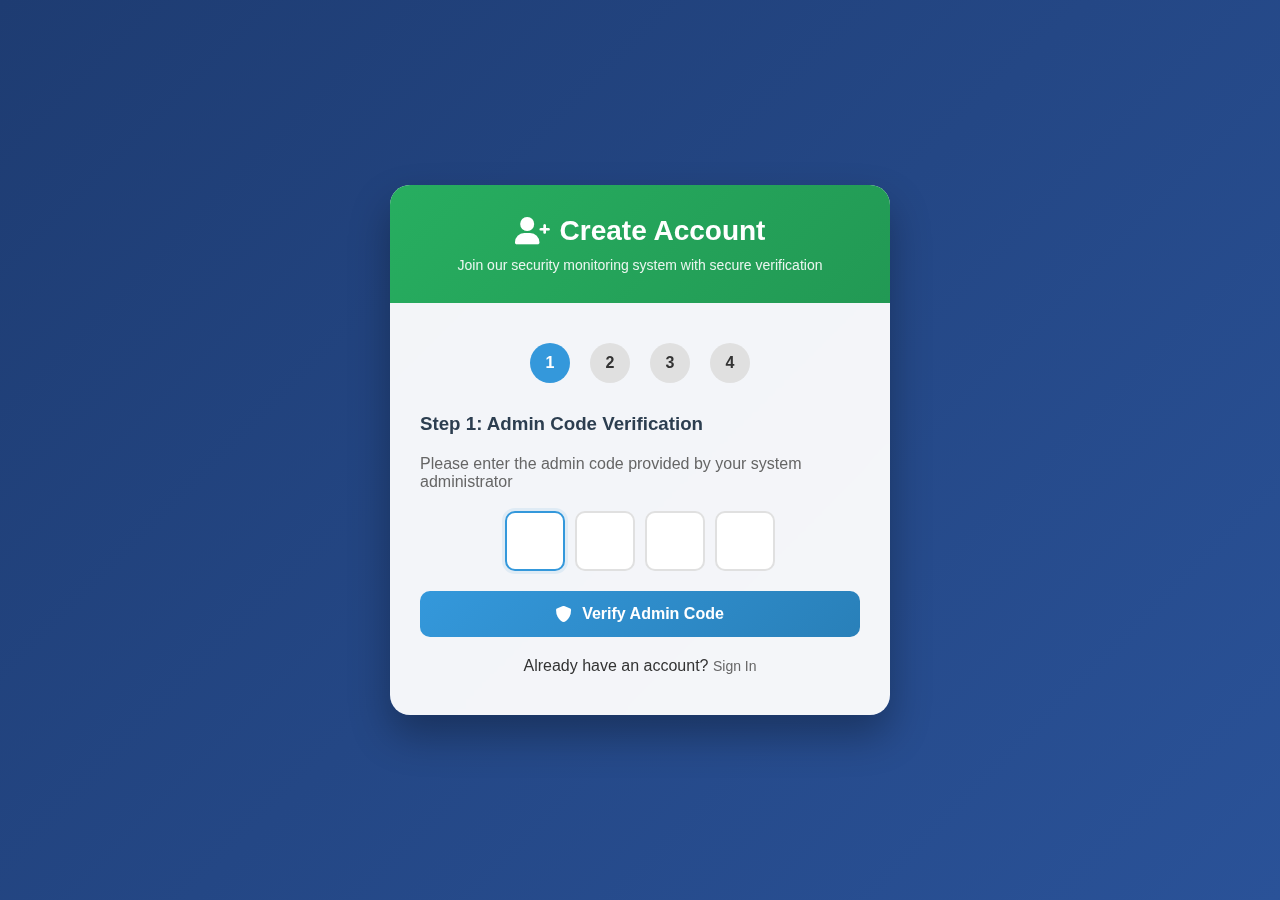
<file: templates/register.html>
<!DOCTYPE html>
<html lang="en">
<head>
    <meta charset="UTF-8">
    <meta name="viewport" content="width=device-width, initial-scale=1.0">
    <title>Create User - AI-IDS</title>
    <link href="https://cdnjs.cloudflare.com/ajax/libs/font-awesome/6.0.0/css/all.min.css" rel="stylesheet">
    <style>
        * {
            margin: 0;
            padding: 0;
            box-sizing: border-box;
        }

        body {
            font-family: 'Segoe UI', Tahoma, Geneva, Verdana, sans-serif;
            background: linear-gradient(135deg, #1e3c72 0%, #2a5298 100%);
            color: #333;
            min-height: 100vh;
            display: flex;
            align-items: center;
            justify-content: center;
        }

        .create-user-container {
            background: rgba(255, 255, 255, 0.95);
            border-radius: 20px;
            box-shadow: 0 20px 40px rgba(0, 0, 0, 0.3);
            overflow: hidden;
            width: 100%;
            max-width: 500px;
            backdrop-filter: blur(10px);
        }

        .create-user-header {
            background: linear-gradient(135deg, #27ae60 0%, #229954 100%);
            color: white;
            padding: 30px;
            text-align: center;
        }

        .create-user-header h1 {
            font-size: 28px;
            margin-bottom: 10px;
            display: flex;
            align-items: center;
            justify-content: center;
            gap: 10px;
        }

        .create-user-header p {
            opacity: 0.9;
            font-size: 14px;
        }

        .create-user-body {
            padding: 40px 30px;
        }

        .step-indicator {
            display: flex;
            justify-content: center;
            margin-bottom: 30px;
        }

        .step {
            width: 40px;
            height: 40px;
            border-radius: 50%;
            background: #e0e0e0;
            display: flex;
            align-items: center;
            justify-content: center;
            font-weight: bold;
            margin: 0 10px;
            transition: all 0.3s ease;
        }

        .step.active {
            background: #3498db;
            color: white;
        }

        .step.completed {
            background: #27ae60;
            color: white;
        }

        .form-section {
            display: none;
        }

        .form-section.active {
            display: block;
        }

        .form-group {
            margin-bottom: 25px;
        }

        .form-group label {
            display: block;
            margin-bottom: 8px;
            font-weight: 600;
            color: #2c3e50;
            font-size: 14px;
        }

        .form-group input,
        .form-group select {
            width: 100%;
            padding: 12px 15px;
            border: 2px solid #e0e0e0;
            border-radius: 10px;
            font-size: 16px;
            transition: all 0.3s ease;
            background: white;
        }

        .form-group input:focus,
        .form-group select:focus {
            outline: none;
            border-color: #3498db;
            box-shadow: 0 0 0 3px rgba(52, 152, 219, 0.1);
        }

        .form-group input::placeholder {
            color: #999;
        }

        .admin-code-input {
            display: flex;
            gap: 10px;
            justify-content: center;
            margin-bottom: 20px;
        }

        .code-digit {
            width: 60px;
            height: 60px;
            font-size: 24px;
            text-align: center;
            border: 2px solid #e0e0e0;
            border-radius: 10px;
            font-weight: bold;
            transition: all 0.3s ease;
        }

        .code-digit:focus {
            outline: none;
            border-color: #3498db;
            box-shadow: 0 0 0 3px rgba(52, 152, 219, 0.1);
        }

        .code-digit.filled {
            border-color: #27ae60;
            background: #f0f9f4;
        }

        .otp-input {
            letter-spacing: 5px;
            font-size: 1.2rem;
            text-align: center;
            font-weight: bold;
        }

        .password-strength {
            margin-top: 8px;
            height: 4px;
            border-radius: 2px;
            background: #e0e0e0;
            overflow: hidden;
        }

        .password-strength-bar {
            height: 100%;
            transition: all 0.3s ease;
            border-radius: 2px;
        }

        .strength-weak { background: #e74c3c; width: 33%; }
        .strength-medium { background: #f39c12; width: 66%; }
        .strength-strong { background: #27ae60; width: 100%; }

        .btn {
            padding: 14px 24px;
            border: none;
            border-radius: 10px;
            font-size: 16px;
            font-weight: 600;
            cursor: pointer;
            transition: all 0.3s ease;
            display: inline-flex;
            align-items: center;
            justify-content: center;
            gap: 10px;
            width: 100%;
        }

        .btn-primary {
            background: linear-gradient(135deg, #3498db, #2980b9);
            color: white;
        }

        .btn-primary:hover {
            transform: translateY(-2px);
            box-shadow: 0 10px 20px rgba(52, 152, 219, 0.3);
        }

        .btn-success {
            background: linear-gradient(135deg, #27ae60, #229954);
            color: white;
        }

        .btn-success:hover {
            transform: translateY(-2px);
            box-shadow: 0 10px 20px rgba(39, 174, 96, 0.3);
        }

        .btn-secondary {
            background: #95a5a6;
            color: white;
        }

        .btn-secondary:hover {
            background: #7f8c8d;
        }

        .btn-outline-secondary {
            background: transparent;
            color: #6c757d;
            border: 2px solid #6c757d;
        }

        .btn-outline-secondary:hover {
            background: #6c757d;
            color: white;
        }

        .btn:disabled {
            opacity: 0.6;
            cursor: not-allowed;
            transform: none;
        }

        .btn.loading {
            background: linear-gradient(135deg, #95a5a6 0%, #7f8c8d 100%);
            cursor: not-allowed;
        }

        .btn.loading i {
            animation: spin 1s linear infinite;
        }

        @keyframes spin {
            0% { transform: rotate(0deg); }
            100% { transform: rotate(360deg); }
        }

        .message {
            padding: 12px;
            border-radius: 8px;
            margin-bottom: 20px;
            font-size: 14px;
            display: none;
        }

        .error-message {
            background: #fee;
            color: #c33;
            border-left: 4px solid #c33;
        }

        .success-message {
            background: #efe;
            color: #3c3;
            border-left: 4px solid #3c3;
        }

        .info-message {
            background: #e3f2fd;
            color: #1976d2;
            border-left: 4px solid #1976d2;
        }

        .button-group {
            display: flex;
            gap: 15px;
            margin-top: 25px;
        }

        .button-group .btn {
            flex: 1;
        }

        .input-group {
            display: flex;
            gap: 10px;
        }

        .input-group .form-group {
            flex: 1;
            margin-bottom: 0;
        }

        .back-to-login {
            text-align: center;
            margin-top: 20px;
        }

        .back-to-login a {
            color: #666;
            text-decoration: none;
            font-size: 14px;
            display: inline-flex;
            align-items: center;
            gap: 5px;
            transition: color 0.3s ease;
        }

        .back-to-login a:hover {
            color: #3498db;
        }

        .requirements {
            background: #f8f9fa;
            padding: 15px;
            border-radius: 8px;
            margin-top: 10px;
            font-size: 12px;
            color: #666;
        }

        .requirements ul {
            margin-left: 20px;
            margin-top: 5px;
        }

        .requirements li {
            margin-bottom: 3px;
        }

        .otp-group {
            display: none;
        }

        .otp-group.show {
            display: block;
        }

        @media (max-width: 480px) {
            .create-user-container {
                margin: 20px;
                max-width: none;
            }

            .create-user-body {
                padding: 30px 20px;
            }

            .admin-code-input {
                gap: 5px;
            }

            .code-digit {
                width: 50px;
                height: 50px;
                font-size: 20px;
            }
        }
    </style>
</head>
<body>
    <div class="create-user-container">
        <div class="create-user-header">
            <h1>
                <i class="fas fa-user-plus"></i>
                Create Account
            </h1>
            <p>Join our security monitoring system with secure verification</p>
        </div>

        <div class="create-user-body">
            <div class="step-indicator">
                <div class="step active" id="step1">1</div>
                <div class="step" id="step2">2</div>
                <div class="step" id="step3">3</div>
                <div class="step" id="step4">4</div>
            </div>

            <div class="message error-message" id="errorMessage"></div>
            <div class="message success-message" id="successMessage"></div>
            <div class="message info-message" id="infoMessage"></div>

            <!-- Step 1: Admin Code Verification -->
            <div class="form-section active" id="step1Section">
                <h3 style="margin-bottom: 20px; color: #2c3e50;">Step 1: Admin Code Verification</h3>
                <p style="margin-bottom: 20px; color: #666;">Please enter the admin code provided by your system administrator</p>
                
                <div class="admin-code-input">
                    <input type="text" class="code-digit" maxlength="1" id="code1">
                    <input type="text" class="code-digit" maxlength="1" id="code2">
                    <input type="text" class="code-digit" maxlength="1" id="code3">
                    <input type="text" class="code-digit" maxlength="1" id="code4">
                </div>

                <button class="btn btn-primary" id="verifyCodeBtn">
                    <i class="fas fa-shield-alt"></i>
                    Verify Admin Code
                </button>
            </div>

            <!-- Step 2: User Information -->
            <div class="form-section" id="step2Section">
                <h3 style="margin-bottom: 20px; color: #2c3e50;">Step 2: User Information</h3>
                
                <div class="form-group">
                    <label for="username">Username *</label>
                    <input type="text" id="username" name="username" placeholder="Choose a username" required>
                    <small style="color: #666;">Minimum 3 characters, lowercase letters and numbers only</small>
                </div>

                <div class="form-group">
                    <label for="email">Email Address *</label>
                    <div class="input-group">
                        <input type="email" id="email" name="email" placeholder="user@example.com" required>
                        <button type="button" class="btn btn-outline-secondary" id="requestOtpBtn" style="width: auto; padding: 12px 20px;">
                            <i class="fas fa-envelope"></i>
                            Send OTP
                        </button>
                    </div>
                </div>

                <div class="form-group otp-group" id="otpGroup">
                    <label for="otp">Email Verification Code *</label>
                    <div class="input-group">
                        <input type="text" id="otp" name="otp" class="otp-input" placeholder="Enter 6-digit code" maxlength="6">
                        <button type="button" class="btn btn-outline-secondary" id="verifyOtpBtn" style="width: auto; padding: 12px 20px;">
                            <i class="fas fa-check"></i>
                            Verify OTP
                        </button>
                    </div>
                    <small style="color: #666;">Check your email for the verification code</small>
                </div>

                <div class="button-group">
                    <button class="btn btn-secondary" id="backToStep1">
                        <i class="fas fa-arrow-left"></i>
                        Back
                    </button>
                    <button class="btn btn-primary" id="proceedToStep3" disabled>
                        <i class="fas fa-arrow-right"></i>
                        Next
                    </button>
                </div>
            </div>

            <!-- Step 3: Password Setup -->
            <div class="form-section" id="step3Section">
                <h3 style="margin-bottom: 20px; color: #2c3e50;">Step 3: Set Password</h3>
                
                <div class="form-group">
                    <label for="password">Password *</label>
                    <input type="password" id="password" name="password" placeholder="Create a strong password" required>
                    <div class="password-strength">
                        <div class="password-strength-bar" id="passwordStrength"></div>
                    </div>
                    <div class="requirements">
                        <strong>Password Requirements:</strong>
                        <ul>
                            <li>At least 6 characters long</li>
                            <li>Contains uppercase and lowercase letters</li>
                            <li>Contains at least one number</li>
                            <li>Contains at least one special character</li>
                        </ul>
                    </div>
                </div>

                <div class="form-group">
                    <label for="confirmPassword">Confirm Password *</label>
                    <input type="password" id="confirmPassword" name="confirmPassword" placeholder="Re-enter your password" required>
                </div>

                <div class="button-group">
                    <button class="btn btn-secondary" id="backToStep2">
                        <i class="fas fa-arrow-left"></i>
                        Back
                    </button>
                    <button class="btn btn-success" id="createUserBtn" disabled>
                        <i class="fas fa-user-plus"></i>
                        Create Account
                    </button>
                </div>
            </div>

            <!-- Step 4: Success -->
            <div class="form-section" id="step4Section">
                <div style="text-align: center; padding: 20px;">
                    <i class="fas fa-check-circle" style="font-size: 64px; color: #27ae60; margin-bottom: 20px;"></i>
                    <h3 style="color: #27ae60; margin-bottom: 15px;">Account Created Successfully!</h3>
                    <p style="color: #666; margin-bottom: 30px;">Your account has been created and you can now access the system.</p>
                    <a href="/login" class="btn btn-primary" style="width: auto; padding: 14px 40px;">
                        <i class="fas fa-sign-in-alt"></i>
                        Sign In
                    </a>
                </div>
            </div>

            <div class="back-to-login">
                Already have an account? <a href="/login">Sign In</a>
            </div>
        </div>
    </div>

    <script>
        let currentStep = 1;
        let verifiedAdminCode = '';
        let otpRequested = false;
        let otpVerified = false;

        // Step navigation
        function showStep(step) {
            // Hide all sections
            document.querySelectorAll('.form-section').forEach(section => {
                section.classList.remove('active');
            });
            
            // Update step indicators
            document.querySelectorAll('.step').forEach((stepEl, index) => {
                stepEl.classList.remove('active', 'completed');
                if (index + 1 < step) {
                    stepEl.classList.add('completed');
                } else if (index + 1 === step) {
                    stepEl.classList.add('active');
                }
            });
            
            // Show current section
            document.getElementById(`step${step}Section`).classList.add('active');
            currentStep = step;
        }

        // Admin code input handling
        document.querySelectorAll('.code-digit').forEach((input, index) => {
            input.addEventListener('input', function(e) {
                if (e.target.value.length === 1) {
                    e.target.classList.add('filled');
                    if (index < 3) {
                        document.getElementById(`code${index + 2}`).focus();
                    }
                } else {
                    e.target.classList.remove('filled');
                }
            });

            input.addEventListener('keydown', function(e) {
                if (e.key === 'Backspace' && e.target.value === '' && index > 0) {
                    document.getElementById(`code${index}`).focus();
                }
            });
        });

        // Verify admin code
        document.getElementById('verifyCodeBtn').addEventListener('click', async function() {
            const code = Array.from(document.querySelectorAll('.code-digit'))
                .map(input => input.value)
                .join('');
            
            if (code.length !== 4) {
                showMessage('Please enter all 4 digits of the admin code.', 'error');
                return;
            }

            this.classList.add('loading');
            this.innerHTML = '<i class="fas fa-spinner"></i> Verifying...';
            this.disabled = true;

            try {
                const response = await fetch('/api/verify-admin-code', {
                    method: 'POST',
                    headers: {
                        'Content-Type': 'application/json',
                    },
                    body: JSON.stringify({ code: code })
                });

                const data = await response.json();

                if (data.success) {
                    verifiedAdminCode = code;
                    showMessage('Admin code verified successfully!', 'success');
                    setTimeout(() => showStep(2), 1000);
                } else {
                    showMessage(data.message || 'Invalid admin code', 'error');
                    if (data.locked) {
                        startCountdown(3, this); // 3 seconds lockout
                    } else {
                        // Clear the code inputs
                        document.querySelectorAll('.code-digit').forEach(input => {
                            input.value = '';
                            input.classList.remove('filled');
                        });
                        document.getElementById('code1').focus();
                    }
                }
            } catch (error) {
                console.error('Error verifying admin code:', error);
                showMessage('Network error. Please try again.', 'error');
            } finally {
                if (!this.disabled) {
                    this.classList.remove('loading');
                    this.innerHTML = '<i class="fas fa-shield-alt"></i> Verify Admin Code';
                }
            }
        });

        // Request OTP
        document.getElementById('requestOtpBtn').addEventListener('click', async function() {
            const email = document.getElementById('email').value.trim();
            
            if (!email) {
                showMessage('Please enter your email address first.', 'error');
                return;
            }

            if (!/^[^\s@]+@[^\s@]+\.[^\s@]+$/.test(email)) {
                showMessage('Please enter a valid email address.', 'error');
                return;
            }

            this.classList.add('loading');
            this.innerHTML = '<i class="fas fa-spinner"></i> Sending...';
            this.disabled = true;

            try {
                const response = await fetch('/api/request-otp', {
                    method: 'POST',
                    headers: {
                        'Content-Type': 'application/json',
                    },
                    body: JSON.stringify({ email: email })
                });

                const data = await response.json();

                if (data.success) {
                    showMessage('OTP sent to your email! (Check console for testing)', 'success');
                    document.getElementById('otpGroup').classList.add('show');
                    otpRequested = true;
                    startOtpCountdown(300); // 5 minutes
                    document.getElementById('otp').focus();
                } else {
                    showMessage(data.message || 'Failed to send OTP', 'error');
                }
            } catch (error) {
                console.error('Error requesting OTP:', error);
                showMessage('Network error. Please try again.', 'error');
            } finally {
                this.classList.remove('loading');
                this.innerHTML = '<i class="fas fa-envelope"></i> Send OTP';
                this.disabled = false;
            }
        });

        // OTP input validation (removed auto-verification)
        document.getElementById('otp').addEventListener('input', function() {
            const otp = this.value.trim();
            if (otp.length === 6) {
                // Enable verify button but don't auto-verify
                document.getElementById('verifyOtpBtn').disabled = false;
            } else {
                otpVerified = false;
                document.getElementById('verifyOtpBtn').disabled = true;
                checkStep2Validity();
            }
        });

        // Verify OTP button
        document.getElementById('verifyOtpBtn').addEventListener('click', async function() {
            const otp = document.getElementById('otp').value.trim();
            
            if (otp.length !== 6) {
                showMessage('Please enter the 6-digit OTP code.', 'error');
                return;
            }

            this.classList.add('loading');
            this.innerHTML = '<i class="fas fa-spinner"></i> Verifying...';
            this.disabled = true;

            await verifyOTPWithServer(otp);

            this.classList.remove('loading');
            this.innerHTML = '<i class="fas fa-check"></i> Verify OTP';
            this.disabled = false;
        });

        // Check Step 2 validity
        function checkStep2Validity() {
            const username = document.getElementById('username').value.trim();
            const email = document.getElementById('email').value.trim();
            const otp = document.getElementById('otp').value.trim();
            
            if (username && email && otp.length === 6 && otpRequested && otpVerified) {
                document.getElementById('proceedToStep3').disabled = false;
            } else {
                document.getElementById('proceedToStep3').disabled = true;
            }
        }

        // Verify OTP with server
        async function verifyOTPWithServer(otp) {
            const email = document.getElementById('email').value.trim();
            
            try {
                const response = await fetch('/api/verify-otp', {
                    method: 'POST',
                    headers: {
                        'Content-Type': 'application/json',
                    },
                    body: JSON.stringify({ email: email, otp: otp })
                });

                const data = await response.json();

                if (data.success) {
                    otpVerified = true;
                    showMessage('OTP verified successfully!', 'success');
                    checkStep2Validity();
                } else {
                    otpVerified = false;
                    showMessage(data.message || 'Invalid OTP', 'error');
                    checkStep2Validity();
                }
            } catch (error) {
                console.error('Error verifying OTP:', error);
                otpVerified = false;
                showMessage('Network error. Please try again.', 'error');
                checkStep2Validity();
            }
        }

        // Email input change
        document.getElementById('email').addEventListener('input', function() {
            // Reset OTP verification if email changes
            if (otpRequested) {
                otpRequested = false;
                otpVerified = false;
                document.getElementById('otpGroup').classList.remove('show');
                document.getElementById('otp').value = '';
                document.getElementById('proceedToStep3').disabled = true;
            }
        });

        // Step 2 validation
        document.getElementById('proceedToStep3').addEventListener('click', function() {
            const username = document.getElementById('username').value.trim();
            const email = document.getElementById('email').value.trim();

            if (!username || !email) {
                showMessage('Please fill in all required fields.', 'error');
                return;
            }

            if (username.length < 3) {
                showMessage('Username must be at least 3 characters long.', 'error');
                return;
            }

            if (!/^[a-z0-9]+$/.test(username)) {
                showMessage('Username can only contain lowercase letters and numbers.', 'error');
                return;
            }

            if (!/^[^\s@]+@[^\s@]+\.[^\s@]+$/.test(email)) {
                showMessage('Please enter a valid email address.', 'error');
                return;
            }

            if (!otpVerified) {
                showMessage('Please verify your email with the OTP.', 'error');
                return;
            }

            showStep(3);
        });

        // Password strength checker
        document.getElementById('password').addEventListener('input', function() {
            const password = this.value;
            const strengthBar = document.getElementById('passwordStrength');
            
            let strength = 0;
            if (password.length >= 6) strength++;
            if (password.length >= 10) strength++;
            if (/[a-z]/.test(password) && /[A-Z]/.test(password)) strength++;
            if (/\d/.test(password)) strength++;
            if (/[^a-zA-Z\d]/.test(password)) strength++;

            strengthBar.className = 'password-strength-bar';
            if (strength <= 2) {
                strengthBar.classList.add('strength-weak');
            } else if (strength <= 3) {
                strengthBar.classList.add('strength-medium');
            } else {
                strengthBar.classList.add('strength-strong');
            }
        });

        // Password confirmation check
        document.getElementById('password').addEventListener('input', function() {
            checkStep3Validity();
        });

        document.getElementById('confirmPassword').addEventListener('input', function() {
            checkStep3Validity();
        });

        function checkStep3Validity() {
            const password = document.getElementById('password').value;
            const confirmPassword = document.getElementById('confirmPassword').value;
            
            if (password && confirmPassword && password === confirmPassword && password.length >= 6) {
                document.getElementById('createUserBtn').disabled = false;
            } else {
                document.getElementById('createUserBtn').disabled = true;
            }
        }

        // Create user
        document.getElementById('createUserBtn').addEventListener('click', async function() {
            const username = document.getElementById('username').value.trim();
            const email = document.getElementById('email').value.trim();
            const password = document.getElementById('password').value;
            const confirmPassword = document.getElementById('confirmPassword').value;
            const otp = document.getElementById('otp').value.trim();

            if (password !== confirmPassword) {
                showMessage('Passwords do not match.', 'error');
                return;
            }

            if (password.length < 6) {
                showMessage('Password must be at least 6 characters long.', 'error');
                return;
            }

            this.classList.add('loading');
            this.innerHTML = '<i class="fas fa-spinner"></i> Creating Account...';
            this.disabled = true;

            try {
                const response = await fetch('/api/create-user', {
                    method: 'POST',
                    headers: {
                        'Content-Type': 'application/json',
                    },
                    body: JSON.stringify({
                        username: username,
                        email: email,
                        password: password,
                        otp: otp
                    })
                });

                const data = await response.json();

                if (data.success) {
                    showStep(4);
                } else {
                    showMessage(data.message || 'Failed to create account', 'error');
                }
            } catch (error) {
                console.error('Error creating user:', error);
                showMessage('Network error. Please try again.', 'error');
            } finally {
                this.classList.remove('loading');
                this.innerHTML = '<i class="fas fa-user-plus"></i> Create Account';
                this.disabled = false;
            }
        });

        // Back buttons
        document.getElementById('backToStep1').addEventListener('click', function() {
            showStep(1);
        });

        document.getElementById('backToStep2').addEventListener('click', function() {
            showStep(2);
        });

        // Helper functions
        function showMessage(message, type) {
            const messageEl = document.getElementById(`${type}Message`);
            messageEl.textContent = message;
            messageEl.style.display = 'block';
            
            // Hide other messages
            document.querySelectorAll('.message').forEach(el => {
                if (el !== messageEl) {
                    el.style.display = 'none';
                }
            });

            // Auto-hide after 5 seconds
            setTimeout(() => {
                messageEl.style.display = 'none';
            }, 5000);
        }

        function startCountdown(seconds, button) {
            let remaining = seconds;
            button.innerHTML = `Please wait ${remaining}s`;
            button.disabled = true;
            
            const countdown = setInterval(() => {
                remaining--;
                button.textContent = `Please wait ${remaining}s`;
                
                if (remaining <= 0) {
                    clearInterval(countdown);
                    button.disabled = false;
                    button.innerHTML = '<i class="fas fa-shield-alt"></i> Verify Admin Code';
                }
            }, 1000);
        }

        function startOtpCountdown(seconds) {
            let remaining = seconds;
            const otpBtn = document.getElementById('requestOtpBtn');
            otpBtn.disabled = true;
            
            const countdown = setInterval(() => {
                const minutes = Math.floor(remaining / 60);
                const secs = remaining % 60;
                otpBtn.innerHTML = `Resend OTP (${minutes}:${secs < 10 ? '0' : ''}${secs})`;
                
                remaining--;
                
                if (remaining < 0) {
                    clearInterval(countdown);
                    otpBtn.disabled = false;
                    otpBtn.innerHTML = '<i class="fas fa-envelope"></i> Send OTP';
                }
            }, 1000);
        }

        // Initialize
        document.getElementById('code1').focus();
        document.getElementById('verifyOtpBtn').disabled = true;
    </script>
</body>
</html>
</file>
